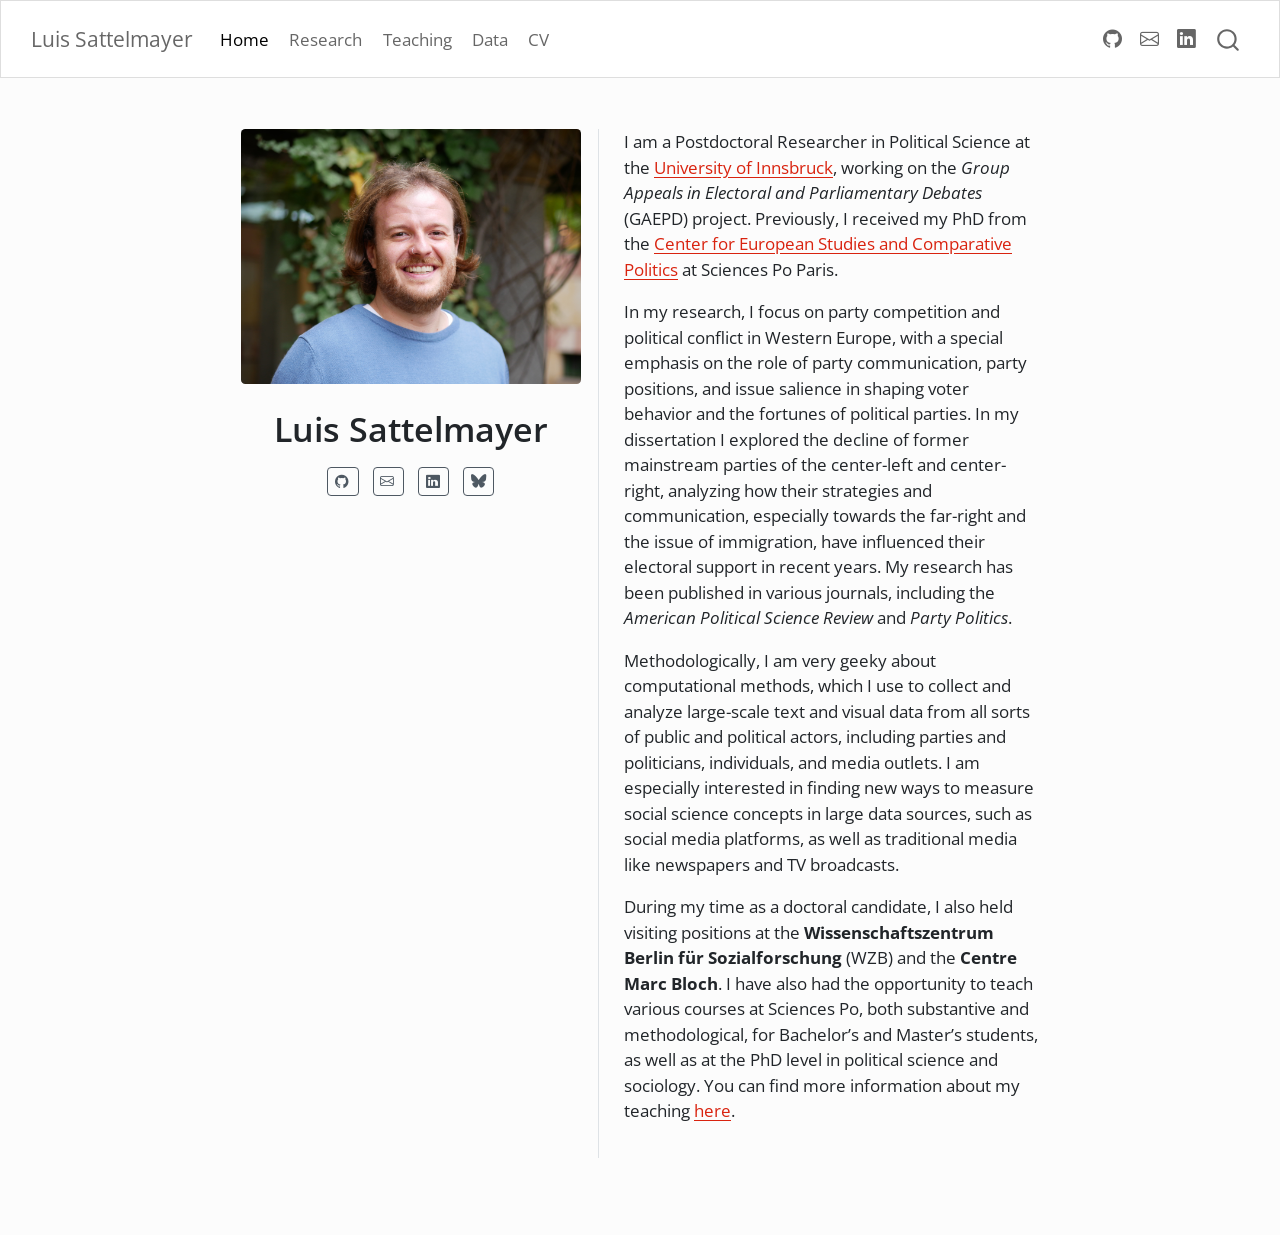
<file: index.html>
<!DOCTYPE html>
<html xmlns="http://www.w3.org/1999/xhtml" lang="en" xml:lang="en"><head>

<meta charset="utf-8">
<meta name="generator" content="quarto-1.9.37">

<meta name="viewport" content="width=device-width, initial-scale=1.0, user-scalable=yes">


<title>Luis Sattelmayer</title>
<style>
/* Default styles provided by pandoc.
** See https://pandoc.org/MANUAL.html#variables-for-html for config info.
*/
code{white-space: pre-wrap;}
span.smallcaps{font-variant: small-caps;}
div.columns{display: flex; gap: min(4vw, 1.5em);}
div.column{flex: auto; overflow-x: auto;}
div.hanging-indent{margin-left: 1.5em; text-indent: -1.5em;}
ul.task-list{list-style: none;}
ul.task-list li input[type="checkbox"] {
  width: 0.8em;
  margin: 0 0.8em 0.2em -1em; /* quarto-specific, see https://github.com/quarto-dev/quarto-cli/issues/4556 */ 
  vertical-align: middle;
}
</style>


<script src="site_libs/quarto-nav/quarto-nav.js"></script>
<script src="site_libs/quarto-nav/headroom.min.js"></script>
<script src="site_libs/clipboard/clipboard.min.js"></script>
<script src="site_libs/quarto-search/autocomplete.umd.js"></script>
<script src="site_libs/quarto-search/fuse.min.js"></script>
<script src="site_libs/quarto-search/quarto-search.js"></script>
<meta name="quarto:offset" content="./">
<script src="site_libs/quarto-html/quarto.js" type="module"></script>
<script src="site_libs/quarto-html/tabsets/tabsets.js" type="module"></script>
<script src="site_libs/quarto-html/popper.min.js"></script>
<script src="site_libs/quarto-html/tippy.umd.min.js"></script>
<link href="site_libs/quarto-html/tippy.css" rel="stylesheet">
<link href="site_libs/quarto-html/quarto-syntax-highlighting-7f8f88aac4f3542376d5c11b86a4c14d.css" rel="stylesheet" id="quarto-text-highlighting-styles">
<script src="site_libs/bootstrap/bootstrap.min.js"></script>
<link href="site_libs/bootstrap/bootstrap-icons.css" rel="stylesheet">
<link href="site_libs/bootstrap/bootstrap-6ec840b0bba7ebbecc6939516f9f53fd.min.css" rel="stylesheet" append-hash="true" id="quarto-bootstrap" data-mode="light">
<link href="site_libs/quarto-contrib/fontawesome6-1.2.0/all.min.css" rel="stylesheet">
<link href="site_libs/quarto-contrib/fontawesome6-1.2.0/latex-fontsize.css" rel="stylesheet">
<script id="quarto-search-options" type="application/json">{
  "location": "navbar",
  "copy-button": false,
  "collapse-after": 3,
  "panel-placement": "end",
  "type": "overlay",
  "limit": 50,
  "keyboard-shortcut": [
    "f",
    "/",
    "s"
  ],
  "show-item-context": false,
  "language": {
    "search-no-results-text": "No results",
    "search-matching-documents-text": "matching documents",
    "search-copy-link-title": "Copy link to search",
    "search-hide-matches-text": "Hide additional matches",
    "search-more-match-text": "more match in this document",
    "search-more-matches-text": "more matches in this document",
    "search-clear-button-title": "Clear",
    "search-text-placeholder": "",
    "search-detached-cancel-button-title": "Cancel",
    "search-submit-button-title": "Submit",
    "search-label": "Search"
  }
}</script>
<meta name="description" content="Luis Sattelmayer, postdoctoral researcher in political science at the University of Innsbruck. Party competition, far-right parties, immigration, and computational text analysis.">
<meta name="google-site-verification" content="google8bdaae59e2cea657">
<meta name="google-site-verification" content="nT0SX1PlQLGWz-Q1XWn1nyNICGJGAFfllGEKpKLMyow">
<script type="application/ld+json">
{
  "@context": "https://schema.org",
  "@type": "Person",
  "name": "Luis Sattelmayer",
  "url": "https://luissattelmayer.github.io/website/",
  "jobTitle": "Postdoctoral Researcher in Political Science",
  "affiliation": {"@type": "Organization", "name": "University of Innsbruck"},
  "alumniOf": {"@type": "Organization", "name": "Sciences Po"},
  "sameAs": [
    "https://github.com/luissattelmayer",
    "https://www.linkedin.com/in/luis-sattelmayer-8a293722b/",
    "https://bsky.app/profile/luissattelmayer.bsky.social",
    "https://scholar.google.com/citations?user=JdLJOOMAAAAJ",
    "https://huggingface.co/luissattelmayer"
  ]
}
</script>


<link rel="stylesheet" href="styles.css">
<meta property="og:title" content="Luis Sattelmayer">
<meta property="og:description" content="Luis Sattelmayer, postdoctoral researcher in political science at the University of Innsbruck. Party competition, far-right parties, immigration, and computational text analysis.">
<meta property="og:image" content="https://luissattelmayer.github.io/website/photo_luis.JPG">
<meta property="og:site_name" content="Luis Sattelmayer">
</head>

<body class="nav-fixed fullcontent quarto-light">

<div id="quarto-search-results"></div>
  <header id="quarto-header" class="headroom fixed-top">
    <nav class="navbar navbar-expand-lg " data-bs-theme="dark">
      <div class="navbar-container container-fluid">
      <div class="navbar-brand-container mx-auto">
    <a class="navbar-brand" href="./index.html">
    <span class="navbar-title">Luis Sattelmayer</span>
    </a>
  </div>
            <div id="quarto-search" class="" title="Search"></div>
          <button class="navbar-toggler" type="button" data-bs-toggle="collapse" data-bs-target="#navbarCollapse" aria-controls="navbarCollapse" role="menu" aria-expanded="false" aria-label="Toggle navigation" onclick="if (window.quartoToggleHeadroom) { window.quartoToggleHeadroom(); }">
  <span class="navbar-toggler-icon"></span>
</button>
          <div class="collapse navbar-collapse" id="navbarCollapse">
            <ul class="navbar-nav navbar-nav-scroll me-auto">
  <li class="nav-item">
    <a class="nav-link active" href="./index.html" aria-current="page"> 
<span class="menu-text">Home</span></a>
  </li>  
  <li class="nav-item">
    <a class="nav-link" href="./research.html"> 
<span class="menu-text">Research</span></a>
  </li>  
  <li class="nav-item">
    <a class="nav-link" href="./teaching.html"> 
<span class="menu-text">Teaching</span></a>
  </li>  
  <li class="nav-item">
    <a class="nav-link" href="./data.html"> 
<span class="menu-text">Data</span></a>
  </li>  
  <li class="nav-item">
    <a class="nav-link" href="./documents/CV_Luis_Sattelmayer.pdf"> 
<span class="menu-text">CV</span></a>
  </li>  
</ul>
            <ul class="navbar-nav navbar-nav-scroll ms-auto">
  <li class="nav-item compact">
    <a class="nav-link" href="https://github.com/luissattelmayer"> <i class="bi bi-github" role="img">
</i> 
<span class="menu-text"></span></a>
  </li>  
  <li class="nav-item compact">
    <a class="nav-link" href="mailto:luis.sattelmayer@sciencespo.fr"> <i class="bi bi-envelope" role="img">
</i> 
<span class="menu-text"></span></a>
  </li>  
  <li class="nav-item compact">
    <a class="nav-link" href="https://www.linkedin.com/in/luis-sattelmayer-8a293722b/"> <i class="bi bi-linkedin" role="img">
</i> 
<span class="menu-text"></span></a>
  </li>  
</ul>
          </div> <!-- /navcollapse -->
            <div class="quarto-navbar-tools">
</div>
      </div> <!-- /container-fluid -->
    </nav>
</header>
<!-- content -->
<div id="quarto-content" class="quarto-container page-columns page-rows-contents page-layout-article page-navbar">
<!-- sidebar -->
<!-- margin-sidebar -->
    
<!-- main -->
<div class="quarto-about-trestles">
  <div class="about-entity">
    <img src="photo_luis.JPG" class="about-image
  rounded " style="width: 20em;">
<header id="title-block-header" class="quarto-title-block default">
<div class="quarto-title">
<h1 class="title">Luis Sattelmayer</h1>
</div>
<div class="quarto-title-meta">
  </div>
</header>
    <div class="about-links">
  <a href="https://github.com/luissattelmayer" class="about-link" rel="" target="">
    <i class="bi bi-github"></i>
     <span class="about-link-text"></span>
  </a>
  <a href="/luis.sattelmayer@sciencespo.fr" class="about-link" rel="" target="">
    <i class="bi bi-envelope"></i>
     <span class="about-link-text"></span>
  </a>
  <a href="https://www.linkedin.com/in/luis-sattelmayer-8a293722b/" class="about-link" rel="" target="">
    <i class="bi bi-linkedin"></i>
     <span class="about-link-text"></span>
  </a>
  <a href="https://bsky.app/profile/luissattelmayer.bsky.social" class="about-link" rel="" target="">
     <span class="about-link-text"><i class="fa-brands fa-bluesky" aria-label="bluesky"></i></span>
  </a>
</div>
  </div>
  <div class="about-contents"><main class="content" id="quarto-document-content">
<p>I am a Postdoctoral Researcher in Political Science at the <a href="https://www.uibk.ac.at/de/politikwissenschaft/">University of Innsbruck</a>, working on the <em>Group Appeals in Electoral and Parliamentary Debates</em> (GAEPD) project. Previously, I received my PhD from the <a href="https://www.sciencespo.fr/centre-etudes-europeennes/en/">Center for European Studies and Comparative Politics</a> at Sciences Po Paris.</p>
<p>In my research, I focus on party competition and political conflict in Western Europe, with a special emphasis on the role of party communication, party positions, and issue salience in shaping voter behavior and the fortunes of political parties. In my dissertation I explored the decline of former mainstream parties of the center-left and center-right, analyzing how their strategies and communication, especially towards the far-right and the issue of immigration, have influenced their electoral support in recent years. My research has been published in various journals, including the <em>American Political Science Review</em> and <em>Party Politics</em>.</p>
<p>Methodologically, I am very geeky about computational methods, which I use to collect and analyze large-scale text and visual data from all sorts of public and political actors, including parties and politicians, individuals, and media outlets. I am especially interested in finding new ways to measure social science concepts in large data sources, such as social media platforms, as well as traditional media like newspapers and TV broadcasts.</p>
<p>During my time as a doctoral candidate, I also held visiting positions at the <strong>Wissenschaftszentrum Berlin für Sozialforschung</strong> (WZB) and the <strong>Centre Marc Bloch</strong>. I have also had the opportunity to teach various courses at Sciences Po, both substantive and methodological, for Bachelor’s and Master’s students, as well as at the PhD level in political science and sociology. You can find more information about my teaching <a href="./teaching.html">here</a>.</p>


</main></div>
</div>
 <!-- /main -->
<script id="quarto-html-after-body" type="application/javascript">
  window.document.addEventListener("DOMContentLoaded", function (event) {
    const isCodeAnnotation = (el) => {
      for (const clz of el.classList) {
        if (clz.startsWith('code-annotation-')) {                     
          return true;
        }
      }
      return false;
    }
    const onCopySuccess = function(e) {
      // button target
      const button = e.trigger;
      // don't keep focus
      button.blur();
      // flash "checked"
      button.classList.add('code-copy-button-checked');
      var currentTitle = button.getAttribute("title");
      button.setAttribute("title", "Copied!");
      let tooltip;
      if (window.bootstrap) {
        button.setAttribute("data-bs-toggle", "tooltip");
        button.setAttribute("data-bs-placement", "left");
        button.setAttribute("data-bs-title", "Copied!");
        tooltip = new bootstrap.Tooltip(button, 
          { trigger: "manual", 
            customClass: "code-copy-button-tooltip",
            offset: [0, -8]});
        tooltip.show();    
      }
      setTimeout(function() {
        if (tooltip) {
          tooltip.hide();
          button.removeAttribute("data-bs-title");
          button.removeAttribute("data-bs-toggle");
          button.removeAttribute("data-bs-placement");
        }
        button.setAttribute("title", currentTitle);
        button.classList.remove('code-copy-button-checked');
      }, 1000);
      // clear code selection
      e.clearSelection();
    }
    const getTextToCopy = function(trigger) {
      const outerScaffold = trigger.parentElement.cloneNode(true);
      const codeEl = outerScaffold.querySelector('code');
      for (const childEl of codeEl.children) {
        if (isCodeAnnotation(childEl)) {
          childEl.remove();
        }
      }
      return codeEl.innerText;
    }
    const clipboard = new window.ClipboardJS('.code-copy-button:not([data-in-quarto-modal])', {
      text: getTextToCopy
    });
    clipboard.on('success', onCopySuccess);
    if (window.document.getElementById('quarto-embedded-source-code-modal')) {
      const clipboardModal = new window.ClipboardJS('.code-copy-button[data-in-quarto-modal]', {
        text: getTextToCopy,
        container: window.document.getElementById('quarto-embedded-source-code-modal')
      });
      clipboardModal.on('success', onCopySuccess);
    }
      var localhostRegex = new RegExp(/^(?:http|https):\/\/localhost\:?[0-9]*\//);
      var mailtoRegex = new RegExp(/^mailto:/);
        var filterRegex = new RegExp("https:\/\/luissattelmayer\.github\.io\/website\/");
      var isInternal = (href) => {
          return filterRegex.test(href) || localhostRegex.test(href) || mailtoRegex.test(href);
      }
      // Inspect non-navigation links and adorn them if external
     var links = window.document.querySelectorAll('a[href]:not(.nav-link):not(.navbar-brand):not(.toc-action):not(.sidebar-link):not(.sidebar-item-toggle):not(.pagination-link):not(.no-external):not([aria-hidden]):not(.dropdown-item):not(.quarto-navigation-tool):not(.about-link)');
      for (var i=0; i<links.length; i++) {
        const link = links[i];
        if (!isInternal(link.href)) {
          // undo the damage that might have been done by quarto-nav.js in the case of
          // links that we want to consider external
          if (link.dataset.originalHref !== undefined) {
            link.href = link.dataset.originalHref;
          }
        }
      }
    function tippyHover(el, contentFn, onTriggerFn, onUntriggerFn) {
      const config = {
        allowHTML: true,
        maxWidth: 500,
        delay: 100,
        arrow: false,
        appendTo: function(el) {
            return el.parentElement;
        },
        interactive: true,
        interactiveBorder: 10,
        theme: 'quarto',
        placement: 'bottom-start',
      };
      if (contentFn) {
        config.content = contentFn;
      }
      if (onTriggerFn) {
        config.onTrigger = onTriggerFn;
      }
      if (onUntriggerFn) {
        config.onUntrigger = onUntriggerFn;
      }
      window.tippy(el, config); 
    }
    const noterefs = window.document.querySelectorAll('a[role="doc-noteref"]');
    for (var i=0; i<noterefs.length; i++) {
      const ref = noterefs[i];
      tippyHover(ref, function() {
        // use id or data attribute instead here
        let href = ref.getAttribute('data-footnote-href') || ref.getAttribute('href');
        try { href = new URL(href).hash; } catch {}
        const id = href.replace(/^#\/?/, "");
        const note = window.document.getElementById(id);
        if (note) {
          return note.innerHTML;
        } else {
          return "";
        }
      });
    }
    const xrefs = window.document.querySelectorAll('a.quarto-xref');
    const processXRef = (id, note) => {
      // Strip column container classes
      const stripColumnClz = (el) => {
        el.classList.remove("page-full", "page-columns");
        if (el.children) {
          for (const child of el.children) {
            stripColumnClz(child);
          }
        }
      }
      stripColumnClz(note)
      if (id === null || id.startsWith('sec-')) {
        // Special case sections, only their first couple elements
        const container = document.createElement("div");
        if (note.children && note.children.length > 2) {
          container.appendChild(note.children[0].cloneNode(true));
          for (let i = 1; i < note.children.length; i++) {
            const child = note.children[i];
            if (child.tagName === "P" && child.innerText === "") {
              continue;
            } else {
              container.appendChild(child.cloneNode(true));
              break;
            }
          }
          if (window.Quarto?.typesetMath) {
            window.Quarto.typesetMath(container);
          }
          return container.innerHTML
        } else {
          if (window.Quarto?.typesetMath) {
            window.Quarto.typesetMath(note);
          }
          return note.innerHTML;
        }
      } else {
        // Remove any anchor links if they are present
        const anchorLink = note.querySelector('a.anchorjs-link');
        if (anchorLink) {
          anchorLink.remove();
        }
        if (window.Quarto?.typesetMath) {
          window.Quarto.typesetMath(note);
        }
        if (note.classList.contains("callout")) {
          return note.outerHTML;
        } else {
          return note.innerHTML;
        }
      }
    }
    for (var i=0; i<xrefs.length; i++) {
      const xref = xrefs[i];
      tippyHover(xref, undefined, function(instance) {
        instance.disable();
        let url = xref.getAttribute('href');
        let hash = undefined; 
        if (url.startsWith('#')) {
          hash = url;
        } else {
          try { hash = new URL(url).hash; } catch {}
        }
        if (hash) {
          const id = hash.replace(/^#\/?/, "");
          const note = window.document.getElementById(id);
          if (note !== null) {
            try {
              const html = processXRef(id, note.cloneNode(true));
              instance.setContent(html);
            } finally {
              instance.enable();
              instance.show();
            }
          } else {
            // See if we can fetch this
            fetch(url.split('#')[0])
            .then(res => res.text())
            .then(html => {
              const parser = new DOMParser();
              const htmlDoc = parser.parseFromString(html, "text/html");
              const note = htmlDoc.getElementById(id);
              if (note !== null) {
                const html = processXRef(id, note);
                instance.setContent(html);
              } 
            }).finally(() => {
              instance.enable();
              instance.show();
            });
          }
        } else {
          // See if we can fetch a full url (with no hash to target)
          // This is a special case and we should probably do some content thinning / targeting
          fetch(url)
          .then(res => res.text())
          .then(html => {
            const parser = new DOMParser();
            const htmlDoc = parser.parseFromString(html, "text/html");
            const note = htmlDoc.querySelector('main.content');
            if (note !== null) {
              // This should only happen for chapter cross references
              // (since there is no id in the URL)
              // remove the first header
              if (note.children.length > 0 && note.children[0].tagName === "HEADER") {
                note.children[0].remove();
              }
              const html = processXRef(null, note);
              instance.setContent(html);
            } 
          }).finally(() => {
            instance.enable();
            instance.show();
          });
        }
      }, function(instance) {
      });
    }
        let selectedAnnoteEl;
        const selectorForAnnotation = ( cell, annotation) => {
          let cellAttr = 'data-code-cell="' + cell + '"';
          let lineAttr = 'data-code-annotation="' +  annotation + '"';
          const selector = 'span[' + cellAttr + '][' + lineAttr + ']';
          return selector;
        }
        const selectCodeLines = (annoteEl) => {
          const doc = window.document;
          const targetCell = annoteEl.getAttribute("data-target-cell");
          const targetAnnotation = annoteEl.getAttribute("data-target-annotation");
          const annoteSpan = window.document.querySelector(selectorForAnnotation(targetCell, targetAnnotation));
          const lines = annoteSpan.getAttribute("data-code-lines").split(",");
          const lineIds = lines.map((line) => {
            return targetCell + "-" + line;
          })
          let top = null;
          let height = null;
          let parent = null;
          if (lineIds.length > 0) {
              //compute the position of the single el (top and bottom and make a div)
              const el = window.document.getElementById(lineIds[0]);
              top = el.offsetTop;
              height = el.offsetHeight;
              parent = el.parentElement.parentElement;
            if (lineIds.length > 1) {
              const lastEl = window.document.getElementById(lineIds[lineIds.length - 1]);
              const bottom = lastEl.offsetTop + lastEl.offsetHeight;
              height = bottom - top;
            }
            if (top !== null && height !== null && parent !== null) {
              // cook up a div (if necessary) and position it 
              let div = window.document.getElementById("code-annotation-line-highlight");
              if (div === null) {
                div = window.document.createElement("div");
                div.setAttribute("id", "code-annotation-line-highlight");
                div.style.position = 'absolute';
                parent.appendChild(div);
              }
              div.style.top = top - 2 + "px";
              div.style.height = height + 4 + "px";
              div.style.left = 0;
              let gutterDiv = window.document.getElementById("code-annotation-line-highlight-gutter");
              if (gutterDiv === null) {
                gutterDiv = window.document.createElement("div");
                gutterDiv.setAttribute("id", "code-annotation-line-highlight-gutter");
                gutterDiv.style.position = 'absolute';
                const codeCell = window.document.getElementById(targetCell);
                const gutter = codeCell.querySelector('.code-annotation-gutter');
                gutter.appendChild(gutterDiv);
              }
              gutterDiv.style.top = top - 2 + "px";
              gutterDiv.style.height = height + 4 + "px";
            }
            selectedAnnoteEl = annoteEl;
          }
        };
        const unselectCodeLines = () => {
          const elementsIds = ["code-annotation-line-highlight", "code-annotation-line-highlight-gutter"];
          elementsIds.forEach((elId) => {
            const div = window.document.getElementById(elId);
            if (div) {
              div.remove();
            }
          });
          selectedAnnoteEl = undefined;
        };
          // Handle positioning of the toggle
      window.addEventListener(
        "resize",
        throttle(() => {
          elRect = undefined;
          if (selectedAnnoteEl) {
            selectCodeLines(selectedAnnoteEl);
          }
        }, 10)
      );
      function throttle(fn, ms) {
      let throttle = false;
      let timer;
        return (...args) => {
          if(!throttle) { // first call gets through
              fn.apply(this, args);
              throttle = true;
          } else { // all the others get throttled
              if(timer) clearTimeout(timer); // cancel #2
              timer = setTimeout(() => {
                fn.apply(this, args);
                timer = throttle = false;
              }, ms);
          }
        };
      }
        // Attach click handler to the DT
        const annoteDls = window.document.querySelectorAll('dt[data-target-cell]');
        for (const annoteDlNode of annoteDls) {
          annoteDlNode.addEventListener('click', (event) => {
            const clickedEl = event.target;
            if (clickedEl !== selectedAnnoteEl) {
              unselectCodeLines();
              const activeEl = window.document.querySelector('dt[data-target-cell].code-annotation-active');
              if (activeEl) {
                activeEl.classList.remove('code-annotation-active');
              }
              selectCodeLines(clickedEl);
              clickedEl.classList.add('code-annotation-active');
            } else {
              // Unselect the line
              unselectCodeLines();
              clickedEl.classList.remove('code-annotation-active');
            }
          });
        }
    const findCites = (el) => {
      const parentEl = el.parentElement;
      if (parentEl) {
        const cites = parentEl.dataset.cites;
        if (cites) {
          return {
            el,
            cites: cites.split(' ')
          };
        } else {
          return findCites(el.parentElement)
        }
      } else {
        return undefined;
      }
    };
    var bibliorefs = window.document.querySelectorAll('a[role="doc-biblioref"]');
    for (var i=0; i<bibliorefs.length; i++) {
      const ref = bibliorefs[i];
      const citeInfo = findCites(ref);
      if (citeInfo) {
        tippyHover(citeInfo.el, function() {
          var popup = window.document.createElement('div');
          citeInfo.cites.forEach(function(cite) {
            var citeDiv = window.document.createElement('div');
            citeDiv.classList.add('hanging-indent');
            citeDiv.classList.add('csl-entry');
            var biblioDiv = window.document.getElementById('ref-' + cite);
            if (biblioDiv) {
              citeDiv.innerHTML = biblioDiv.innerHTML;
            }
            popup.appendChild(citeDiv);
          });
          return popup.innerHTML;
        });
      }
    }
  });
  </script>
</div> <!-- /content -->




</body></html>
</file>
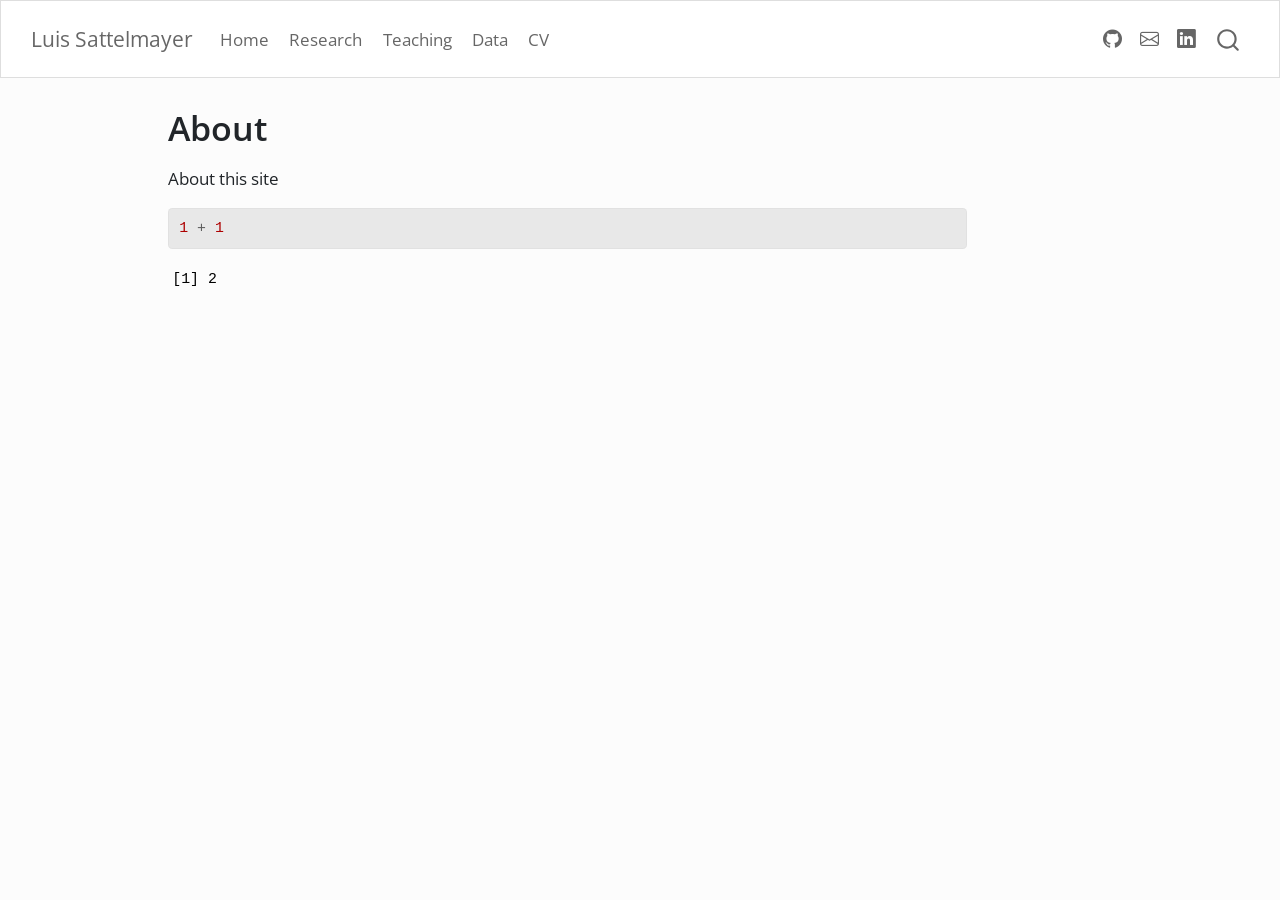
<file: about.html>
<!DOCTYPE html>
<html xmlns="http://www.w3.org/1999/xhtml" lang="en" xml:lang="en"><head>

<meta charset="utf-8">
<meta name="generator" content="quarto-1.9.37">

<meta name="viewport" content="width=device-width, initial-scale=1.0, user-scalable=yes">


<title>About – Luis Sattelmayer</title>
<style>
/* Default styles provided by pandoc.
** See https://pandoc.org/MANUAL.html#variables-for-html for config info.
*/
code{white-space: pre-wrap;}
span.smallcaps{font-variant: small-caps;}
div.columns{display: flex; gap: min(4vw, 1.5em);}
div.column{flex: auto; overflow-x: auto;}
div.hanging-indent{margin-left: 1.5em; text-indent: -1.5em;}
ul.task-list{list-style: none;}
ul.task-list li input[type="checkbox"] {
  width: 0.8em;
  margin: 0 0.8em 0.2em -1em; /* quarto-specific, see https://github.com/quarto-dev/quarto-cli/issues/4556 */ 
  vertical-align: middle;
}
/* CSS for syntax highlighting */
html { -webkit-text-size-adjust: 100%; }
pre > code.sourceCode { white-space: pre; position: relative; }
pre > code.sourceCode > span { display: inline-block; line-height: 1.25; }
pre > code.sourceCode > span:empty { height: 1.2em; }
.sourceCode { overflow: visible; }
code.sourceCode > span { color: inherit; text-decoration: inherit; }
div.sourceCode { margin: 1em 0; }
pre.sourceCode { margin: 0; }
@media screen {
div.sourceCode { overflow: auto; }
}
@media print {
pre > code.sourceCode { white-space: pre-wrap; }
pre > code.sourceCode > span { text-indent: -5em; padding-left: 5em; }
}
pre.numberSource code
  { counter-reset: source-line 0; }
pre.numberSource code > span
  { position: relative; left: -4em; counter-increment: source-line; }
pre.numberSource code > span > a:first-child::before
  { content: counter(source-line);
    position: relative; left: -1em; text-align: right; vertical-align: baseline;
    border: none; display: inline-block;
    -webkit-touch-callout: none; -webkit-user-select: none;
    -khtml-user-select: none; -moz-user-select: none;
    -ms-user-select: none; user-select: none;
    padding: 0 4px; width: 4em;
  }
pre.numberSource { margin-left: 3em;  padding-left: 4px; }
div.sourceCode
  {   }
@media screen {
pre > code.sourceCode > span > a:first-child::before { text-decoration: underline; }
}
</style>


<script src="site_libs/quarto-nav/quarto-nav.js"></script>
<script src="site_libs/quarto-nav/headroom.min.js"></script>
<script src="site_libs/clipboard/clipboard.min.js"></script>
<script src="site_libs/quarto-search/autocomplete.umd.js"></script>
<script src="site_libs/quarto-search/fuse.min.js"></script>
<script src="site_libs/quarto-search/quarto-search.js"></script>
<meta name="quarto:offset" content="./">
<script src="site_libs/quarto-html/quarto.js" type="module"></script>
<script src="site_libs/quarto-html/tabsets/tabsets.js" type="module"></script>
<script src="site_libs/quarto-html/popper.min.js"></script>
<script src="site_libs/quarto-html/tippy.umd.min.js"></script>
<script src="site_libs/quarto-html/anchor.min.js"></script>
<link href="site_libs/quarto-html/tippy.css" rel="stylesheet">
<link href="site_libs/quarto-html/quarto-syntax-highlighting-7f8f88aac4f3542376d5c11b86a4c14d.css" rel="stylesheet" id="quarto-text-highlighting-styles">
<script src="site_libs/bootstrap/bootstrap.min.js"></script>
<link href="site_libs/bootstrap/bootstrap-icons.css" rel="stylesheet">
<link href="site_libs/bootstrap/bootstrap-6ec840b0bba7ebbecc6939516f9f53fd.min.css" rel="stylesheet" append-hash="true" id="quarto-bootstrap" data-mode="light">
<script id="quarto-search-options" type="application/json">{
  "location": "navbar",
  "copy-button": false,
  "collapse-after": 3,
  "panel-placement": "end",
  "type": "overlay",
  "limit": 50,
  "keyboard-shortcut": [
    "f",
    "/",
    "s"
  ],
  "show-item-context": false,
  "language": {
    "search-no-results-text": "No results",
    "search-matching-documents-text": "matching documents",
    "search-copy-link-title": "Copy link to search",
    "search-hide-matches-text": "Hide additional matches",
    "search-more-match-text": "more match in this document",
    "search-more-matches-text": "more matches in this document",
    "search-clear-button-title": "Clear",
    "search-text-placeholder": "",
    "search-detached-cancel-button-title": "Cancel",
    "search-submit-button-title": "Submit",
    "search-label": "Search"
  }
}</script>
<meta name="description" content="Luis Sattelmayer, postdoctoral researcher in political science at the University of Innsbruck. Party competition, far-right parties, immigration, and computational text analysis.">
<meta name="google-site-verification" content="google8bdaae59e2cea657">
<meta name="google-site-verification" content="nT0SX1PlQLGWz-Q1XWn1nyNICGJGAFfllGEKpKLMyow">
<script type="application/ld+json">
{
  "@context": "https://schema.org",
  "@type": "Person",
  "name": "Luis Sattelmayer",
  "url": "https://luissattelmayer.github.io/website/",
  "jobTitle": "Postdoctoral Researcher in Political Science",
  "affiliation": {"@type": "Organization", "name": "University of Innsbruck"},
  "alumniOf": {"@type": "Organization", "name": "Sciences Po"},
  "sameAs": [
    "https://github.com/luissattelmayer",
    "https://www.linkedin.com/in/luis-sattelmayer-8a293722b/",
    "https://bsky.app/profile/luissattelmayer.bsky.social",
    "https://scholar.google.com/citations?user=JdLJOOMAAAAJ",
    "https://huggingface.co/luissattelmayer"
  ]
}
</script>


<link rel="stylesheet" href="styles.css">
<meta property="og:title" content="About – Luis Sattelmayer">
<meta property="og:description" content="Luis Sattelmayer, postdoctoral researcher in political science at the University of Innsbruck. Party competition, far-right parties, immigration, and computational text analysis.">
<meta property="og:site_name" content="Luis Sattelmayer">
</head>

<body class="nav-fixed quarto-light">

<div id="quarto-search-results"></div>
  <header id="quarto-header" class="headroom fixed-top">
    <nav class="navbar navbar-expand-lg " data-bs-theme="dark">
      <div class="navbar-container container-fluid">
      <div class="navbar-brand-container mx-auto">
    <a class="navbar-brand" href="./index.html">
    <span class="navbar-title">Luis Sattelmayer</span>
    </a>
  </div>
            <div id="quarto-search" class="" title="Search"></div>
          <button class="navbar-toggler" type="button" data-bs-toggle="collapse" data-bs-target="#navbarCollapse" aria-controls="navbarCollapse" role="menu" aria-expanded="false" aria-label="Toggle navigation" onclick="if (window.quartoToggleHeadroom) { window.quartoToggleHeadroom(); }">
  <span class="navbar-toggler-icon"></span>
</button>
          <div class="collapse navbar-collapse" id="navbarCollapse">
            <ul class="navbar-nav navbar-nav-scroll me-auto">
  <li class="nav-item">
    <a class="nav-link" href="./index.html"> 
<span class="menu-text">Home</span></a>
  </li>  
  <li class="nav-item">
    <a class="nav-link" href="./research.html"> 
<span class="menu-text">Research</span></a>
  </li>  
  <li class="nav-item">
    <a class="nav-link" href="./teaching.html"> 
<span class="menu-text">Teaching</span></a>
  </li>  
  <li class="nav-item">
    <a class="nav-link" href="./data.html"> 
<span class="menu-text">Data</span></a>
  </li>  
  <li class="nav-item">
    <a class="nav-link" href="./documents/CV_Luis_Sattelmayer.pdf"> 
<span class="menu-text">CV</span></a>
  </li>  
</ul>
            <ul class="navbar-nav navbar-nav-scroll ms-auto">
  <li class="nav-item compact">
    <a class="nav-link" href="https://github.com/luissattelmayer"> <i class="bi bi-github" role="img">
</i> 
<span class="menu-text"></span></a>
  </li>  
  <li class="nav-item compact">
    <a class="nav-link" href="mailto:luis.sattelmayer@sciencespo.fr"> <i class="bi bi-envelope" role="img">
</i> 
<span class="menu-text"></span></a>
  </li>  
  <li class="nav-item compact">
    <a class="nav-link" href="https://www.linkedin.com/in/luis-sattelmayer-8a293722b/"> <i class="bi bi-linkedin" role="img">
</i> 
<span class="menu-text"></span></a>
  </li>  
</ul>
          </div> <!-- /navcollapse -->
            <div class="quarto-navbar-tools">
</div>
      </div> <!-- /container-fluid -->
    </nav>
</header>
<!-- content -->
<div id="quarto-content" class="quarto-container page-columns page-rows-contents page-layout-article page-navbar">
<!-- sidebar -->
<!-- margin-sidebar -->
    <div id="quarto-margin-sidebar" class="sidebar margin-sidebar zindex-bottom">
        
    </div>
<!-- main -->
<main class="content" id="quarto-document-content">

<header id="title-block-header" class="quarto-title-block default">
<div class="quarto-title">
<h1 class="title">About</h1>
</div>



<div class="quarto-title-meta">

    
  
    
  </div>
  


</header>


<p>About this site</p>
<div class="cell">
<div class="code-copy-outer-scaffold"><div class="sourceCode cell-code" id="cb1"><pre class="sourceCode r code-with-copy"><code class="sourceCode r"><span id="cb1-1"><a href="#cb1-1" aria-hidden="true" tabindex="-1"></a><span class="dv">1</span> <span class="sc">+</span> <span class="dv">1</span></span></code></pre></div><button title="Copy to Clipboard" class="code-copy-button"><i class="bi"></i></button></div>
<div class="cell-output cell-output-stdout">
<pre><code>[1] 2</code></pre>
</div>
</div>



</main> <!-- /main -->
<script id="quarto-html-after-body" type="application/javascript">
  window.document.addEventListener("DOMContentLoaded", function (event) {
    const icon = "";
    const anchorJS = new window.AnchorJS();
    anchorJS.options = {
      placement: 'right',
      icon: icon
    };
    anchorJS.add('.anchored');
    const isCodeAnnotation = (el) => {
      for (const clz of el.classList) {
        if (clz.startsWith('code-annotation-')) {                     
          return true;
        }
      }
      return false;
    }
    const onCopySuccess = function(e) {
      // button target
      const button = e.trigger;
      // don't keep focus
      button.blur();
      // flash "checked"
      button.classList.add('code-copy-button-checked');
      var currentTitle = button.getAttribute("title");
      button.setAttribute("title", "Copied!");
      let tooltip;
      if (window.bootstrap) {
        button.setAttribute("data-bs-toggle", "tooltip");
        button.setAttribute("data-bs-placement", "left");
        button.setAttribute("data-bs-title", "Copied!");
        tooltip = new bootstrap.Tooltip(button, 
          { trigger: "manual", 
            customClass: "code-copy-button-tooltip",
            offset: [0, -8]});
        tooltip.show();    
      }
      setTimeout(function() {
        if (tooltip) {
          tooltip.hide();
          button.removeAttribute("data-bs-title");
          button.removeAttribute("data-bs-toggle");
          button.removeAttribute("data-bs-placement");
        }
        button.setAttribute("title", currentTitle);
        button.classList.remove('code-copy-button-checked');
      }, 1000);
      // clear code selection
      e.clearSelection();
    }
    const getTextToCopy = function(trigger) {
      const outerScaffold = trigger.parentElement.cloneNode(true);
      const codeEl = outerScaffold.querySelector('code');
      for (const childEl of codeEl.children) {
        if (isCodeAnnotation(childEl)) {
          childEl.remove();
        }
      }
      return codeEl.innerText;
    }
    const clipboard = new window.ClipboardJS('.code-copy-button:not([data-in-quarto-modal])', {
      text: getTextToCopy
    });
    clipboard.on('success', onCopySuccess);
    if (window.document.getElementById('quarto-embedded-source-code-modal')) {
      const clipboardModal = new window.ClipboardJS('.code-copy-button[data-in-quarto-modal]', {
        text: getTextToCopy,
        container: window.document.getElementById('quarto-embedded-source-code-modal')
      });
      clipboardModal.on('success', onCopySuccess);
    }
      var localhostRegex = new RegExp(/^(?:http|https):\/\/localhost\:?[0-9]*\//);
      var mailtoRegex = new RegExp(/^mailto:/);
        var filterRegex = new RegExp("https:\/\/luissattelmayer\.github\.io\/website\/");
      var isInternal = (href) => {
          return filterRegex.test(href) || localhostRegex.test(href) || mailtoRegex.test(href);
      }
      // Inspect non-navigation links and adorn them if external
     var links = window.document.querySelectorAll('a[href]:not(.nav-link):not(.navbar-brand):not(.toc-action):not(.sidebar-link):not(.sidebar-item-toggle):not(.pagination-link):not(.no-external):not([aria-hidden]):not(.dropdown-item):not(.quarto-navigation-tool):not(.about-link)');
      for (var i=0; i<links.length; i++) {
        const link = links[i];
        if (!isInternal(link.href)) {
          // undo the damage that might have been done by quarto-nav.js in the case of
          // links that we want to consider external
          if (link.dataset.originalHref !== undefined) {
            link.href = link.dataset.originalHref;
          }
        }
      }
    function tippyHover(el, contentFn, onTriggerFn, onUntriggerFn) {
      const config = {
        allowHTML: true,
        maxWidth: 500,
        delay: 100,
        arrow: false,
        appendTo: function(el) {
            return el.parentElement;
        },
        interactive: true,
        interactiveBorder: 10,
        theme: 'quarto',
        placement: 'bottom-start',
      };
      if (contentFn) {
        config.content = contentFn;
      }
      if (onTriggerFn) {
        config.onTrigger = onTriggerFn;
      }
      if (onUntriggerFn) {
        config.onUntrigger = onUntriggerFn;
      }
      window.tippy(el, config); 
    }
    const noterefs = window.document.querySelectorAll('a[role="doc-noteref"]');
    for (var i=0; i<noterefs.length; i++) {
      const ref = noterefs[i];
      tippyHover(ref, function() {
        // use id or data attribute instead here
        let href = ref.getAttribute('data-footnote-href') || ref.getAttribute('href');
        try { href = new URL(href).hash; } catch {}
        const id = href.replace(/^#\/?/, "");
        const note = window.document.getElementById(id);
        if (note) {
          return note.innerHTML;
        } else {
          return "";
        }
      });
    }
    const xrefs = window.document.querySelectorAll('a.quarto-xref');
    const processXRef = (id, note) => {
      // Strip column container classes
      const stripColumnClz = (el) => {
        el.classList.remove("page-full", "page-columns");
        if (el.children) {
          for (const child of el.children) {
            stripColumnClz(child);
          }
        }
      }
      stripColumnClz(note)
      if (id === null || id.startsWith('sec-')) {
        // Special case sections, only their first couple elements
        const container = document.createElement("div");
        if (note.children && note.children.length > 2) {
          container.appendChild(note.children[0].cloneNode(true));
          for (let i = 1; i < note.children.length; i++) {
            const child = note.children[i];
            if (child.tagName === "P" && child.innerText === "") {
              continue;
            } else {
              container.appendChild(child.cloneNode(true));
              break;
            }
          }
          if (window.Quarto?.typesetMath) {
            window.Quarto.typesetMath(container);
          }
          return container.innerHTML
        } else {
          if (window.Quarto?.typesetMath) {
            window.Quarto.typesetMath(note);
          }
          return note.innerHTML;
        }
      } else {
        // Remove any anchor links if they are present
        const anchorLink = note.querySelector('a.anchorjs-link');
        if (anchorLink) {
          anchorLink.remove();
        }
        if (window.Quarto?.typesetMath) {
          window.Quarto.typesetMath(note);
        }
        if (note.classList.contains("callout")) {
          return note.outerHTML;
        } else {
          return note.innerHTML;
        }
      }
    }
    for (var i=0; i<xrefs.length; i++) {
      const xref = xrefs[i];
      tippyHover(xref, undefined, function(instance) {
        instance.disable();
        let url = xref.getAttribute('href');
        let hash = undefined; 
        if (url.startsWith('#')) {
          hash = url;
        } else {
          try { hash = new URL(url).hash; } catch {}
        }
        if (hash) {
          const id = hash.replace(/^#\/?/, "");
          const note = window.document.getElementById(id);
          if (note !== null) {
            try {
              const html = processXRef(id, note.cloneNode(true));
              instance.setContent(html);
            } finally {
              instance.enable();
              instance.show();
            }
          } else {
            // See if we can fetch this
            fetch(url.split('#')[0])
            .then(res => res.text())
            .then(html => {
              const parser = new DOMParser();
              const htmlDoc = parser.parseFromString(html, "text/html");
              const note = htmlDoc.getElementById(id);
              if (note !== null) {
                const html = processXRef(id, note);
                instance.setContent(html);
              } 
            }).finally(() => {
              instance.enable();
              instance.show();
            });
          }
        } else {
          // See if we can fetch a full url (with no hash to target)
          // This is a special case and we should probably do some content thinning / targeting
          fetch(url)
          .then(res => res.text())
          .then(html => {
            const parser = new DOMParser();
            const htmlDoc = parser.parseFromString(html, "text/html");
            const note = htmlDoc.querySelector('main.content');
            if (note !== null) {
              // This should only happen for chapter cross references
              // (since there is no id in the URL)
              // remove the first header
              if (note.children.length > 0 && note.children[0].tagName === "HEADER") {
                note.children[0].remove();
              }
              const html = processXRef(null, note);
              instance.setContent(html);
            } 
          }).finally(() => {
            instance.enable();
            instance.show();
          });
        }
      }, function(instance) {
      });
    }
        let selectedAnnoteEl;
        const selectorForAnnotation = ( cell, annotation) => {
          let cellAttr = 'data-code-cell="' + cell + '"';
          let lineAttr = 'data-code-annotation="' +  annotation + '"';
          const selector = 'span[' + cellAttr + '][' + lineAttr + ']';
          return selector;
        }
        const selectCodeLines = (annoteEl) => {
          const doc = window.document;
          const targetCell = annoteEl.getAttribute("data-target-cell");
          const targetAnnotation = annoteEl.getAttribute("data-target-annotation");
          const annoteSpan = window.document.querySelector(selectorForAnnotation(targetCell, targetAnnotation));
          const lines = annoteSpan.getAttribute("data-code-lines").split(",");
          const lineIds = lines.map((line) => {
            return targetCell + "-" + line;
          })
          let top = null;
          let height = null;
          let parent = null;
          if (lineIds.length > 0) {
              //compute the position of the single el (top and bottom and make a div)
              const el = window.document.getElementById(lineIds[0]);
              top = el.offsetTop;
              height = el.offsetHeight;
              parent = el.parentElement.parentElement;
            if (lineIds.length > 1) {
              const lastEl = window.document.getElementById(lineIds[lineIds.length - 1]);
              const bottom = lastEl.offsetTop + lastEl.offsetHeight;
              height = bottom - top;
            }
            if (top !== null && height !== null && parent !== null) {
              // cook up a div (if necessary) and position it 
              let div = window.document.getElementById("code-annotation-line-highlight");
              if (div === null) {
                div = window.document.createElement("div");
                div.setAttribute("id", "code-annotation-line-highlight");
                div.style.position = 'absolute';
                parent.appendChild(div);
              }
              div.style.top = top - 2 + "px";
              div.style.height = height + 4 + "px";
              div.style.left = 0;
              let gutterDiv = window.document.getElementById("code-annotation-line-highlight-gutter");
              if (gutterDiv === null) {
                gutterDiv = window.document.createElement("div");
                gutterDiv.setAttribute("id", "code-annotation-line-highlight-gutter");
                gutterDiv.style.position = 'absolute';
                const codeCell = window.document.getElementById(targetCell);
                const gutter = codeCell.querySelector('.code-annotation-gutter');
                gutter.appendChild(gutterDiv);
              }
              gutterDiv.style.top = top - 2 + "px";
              gutterDiv.style.height = height + 4 + "px";
            }
            selectedAnnoteEl = annoteEl;
          }
        };
        const unselectCodeLines = () => {
          const elementsIds = ["code-annotation-line-highlight", "code-annotation-line-highlight-gutter"];
          elementsIds.forEach((elId) => {
            const div = window.document.getElementById(elId);
            if (div) {
              div.remove();
            }
          });
          selectedAnnoteEl = undefined;
        };
          // Handle positioning of the toggle
      window.addEventListener(
        "resize",
        throttle(() => {
          elRect = undefined;
          if (selectedAnnoteEl) {
            selectCodeLines(selectedAnnoteEl);
          }
        }, 10)
      );
      function throttle(fn, ms) {
      let throttle = false;
      let timer;
        return (...args) => {
          if(!throttle) { // first call gets through
              fn.apply(this, args);
              throttle = true;
          } else { // all the others get throttled
              if(timer) clearTimeout(timer); // cancel #2
              timer = setTimeout(() => {
                fn.apply(this, args);
                timer = throttle = false;
              }, ms);
          }
        };
      }
        // Attach click handler to the DT
        const annoteDls = window.document.querySelectorAll('dt[data-target-cell]');
        for (const annoteDlNode of annoteDls) {
          annoteDlNode.addEventListener('click', (event) => {
            const clickedEl = event.target;
            if (clickedEl !== selectedAnnoteEl) {
              unselectCodeLines();
              const activeEl = window.document.querySelector('dt[data-target-cell].code-annotation-active');
              if (activeEl) {
                activeEl.classList.remove('code-annotation-active');
              }
              selectCodeLines(clickedEl);
              clickedEl.classList.add('code-annotation-active');
            } else {
              // Unselect the line
              unselectCodeLines();
              clickedEl.classList.remove('code-annotation-active');
            }
          });
        }
    const findCites = (el) => {
      const parentEl = el.parentElement;
      if (parentEl) {
        const cites = parentEl.dataset.cites;
        if (cites) {
          return {
            el,
            cites: cites.split(' ')
          };
        } else {
          return findCites(el.parentElement)
        }
      } else {
        return undefined;
      }
    };
    var bibliorefs = window.document.querySelectorAll('a[role="doc-biblioref"]');
    for (var i=0; i<bibliorefs.length; i++) {
      const ref = bibliorefs[i];
      const citeInfo = findCites(ref);
      if (citeInfo) {
        tippyHover(citeInfo.el, function() {
          var popup = window.document.createElement('div');
          citeInfo.cites.forEach(function(cite) {
            var citeDiv = window.document.createElement('div');
            citeDiv.classList.add('hanging-indent');
            citeDiv.classList.add('csl-entry');
            var biblioDiv = window.document.getElementById('ref-' + cite);
            if (biblioDiv) {
              citeDiv.innerHTML = biblioDiv.innerHTML;
            }
            popup.appendChild(citeDiv);
          });
          return popup.innerHTML;
        });
      }
    }
  });
  </script>
</div> <!-- /content -->




</body></html>
</file>
<file: site_libs/quarto-html/tippy.css>
.tippy-box[data-animation=fade][data-state=hidden]{opacity:0}[data-tippy-root]{max-width:calc(100vw - 10px)}.tippy-box{position:relative;background-color:#333;color:#fff;border-radius:4px;font-size:14px;line-height:1.4;white-space:normal;outline:0;transition-property:transform,visibility,opacity}.tippy-box[data-placement^=top]>.tippy-arrow{bottom:0}.tippy-box[data-placement^=top]>.tippy-arrow:before{bottom:-7px;left:0;border-width:8px 8px 0;border-top-color:initial;transform-origin:center top}.tippy-box[data-placement^=bottom]>.tippy-arrow{top:0}.tippy-box[data-placement^=bottom]>.tippy-arrow:before{top:-7px;left:0;border-width:0 8px 8px;border-bottom-color:initial;transform-origin:center bottom}.tippy-box[data-placement^=left]>.tippy-arrow{right:0}.tippy-box[data-placement^=left]>.tippy-arrow:before{border-width:8px 0 8px 8px;border-left-color:initial;right:-7px;transform-origin:center left}.tippy-box[data-placement^=right]>.tippy-arrow{left:0}.tippy-box[data-placement^=right]>.tippy-arrow:before{left:-7px;border-width:8px 8px 8px 0;border-right-color:initial;transform-origin:center right}.tippy-box[data-inertia][data-state=visible]{transition-timing-function:cubic-bezier(.54,1.5,.38,1.11)}.tippy-arrow{width:16px;height:16px;color:#333}.tippy-arrow:before{content:"";position:absolute;border-color:transparent;border-style:solid}.tippy-content{position:relative;padding:5px 9px;z-index:1}
</file>
<file: site_libs/quarto-html/quarto-syntax-highlighting-7f8f88aac4f3542376d5c11b86a4c14d.css>
/* quarto syntax highlight colors */
:root {
  --quarto-hl-ot-color: #003B4F;
  --quarto-hl-at-color: #657422;
  --quarto-hl-ss-color: #20794D;
  --quarto-hl-an-color: #5E5E5E;
  --quarto-hl-fu-color: #4758AB;
  --quarto-hl-st-color: #20794D;
  --quarto-hl-cf-color: #003B4F;
  --quarto-hl-op-color: #5E5E5E;
  --quarto-hl-er-color: #AD0000;
  --quarto-hl-bn-color: #AD0000;
  --quarto-hl-al-color: #AD0000;
  --quarto-hl-va-color: #111111;
  --quarto-hl-bu-color: inherit;
  --quarto-hl-ex-color: inherit;
  --quarto-hl-pp-color: #AD0000;
  --quarto-hl-in-color: #5E5E5E;
  --quarto-hl-vs-color: #20794D;
  --quarto-hl-wa-color: #5E5E5E;
  --quarto-hl-do-color: #5E5E5E;
  --quarto-hl-im-color: #00769E;
  --quarto-hl-ch-color: #20794D;
  --quarto-hl-dt-color: #AD0000;
  --quarto-hl-fl-color: #AD0000;
  --quarto-hl-co-color: #5E5E5E;
  --quarto-hl-cv-color: #5E5E5E;
  --quarto-hl-cn-color: #8f5902;
  --quarto-hl-sc-color: #5E5E5E;
  --quarto-hl-dv-color: #AD0000;
  --quarto-hl-kw-color: #003B4F;
}

/* other quarto variables */
:root {
  --quarto-font-monospace: SFMono-Regular, Menlo, Monaco, Consolas, "Liberation Mono", "Courier New", monospace;
}

/* syntax highlight based on Pandoc's rules */
pre > code.sourceCode > span {
  color: #003B4F;
}

code.sourceCode > span {
  color: #003B4F;
}

div.sourceCode,
div.sourceCode pre.sourceCode {
  color: #003B4F;
}

/* Normal */
code span {
  color: #003B4F;
}

/* Alert */
code span.al {
  color: #AD0000;
  font-style: inherit;
}

/* Annotation */
code span.an {
  color: #5E5E5E;
  font-style: inherit;
}

/* Attribute */
code span.at {
  color: #657422;
  font-style: inherit;
}

/* BaseN */
code span.bn {
  color: #AD0000;
  font-style: inherit;
}

/* BuiltIn */
code span.bu {
  font-style: inherit;
}

/* ControlFlow */
code span.cf {
  color: #003B4F;
  font-weight: bold;
  font-style: inherit;
}

/* Char */
code span.ch {
  color: #20794D;
  font-style: inherit;
}

/* Constant */
code span.cn {
  color: #8f5902;
  font-style: inherit;
}

/* Comment */
code span.co {
  color: #5E5E5E;
  font-style: inherit;
}

/* CommentVar */
code span.cv {
  color: #5E5E5E;
  font-style: italic;
}

/* Documentation */
code span.do {
  color: #5E5E5E;
  font-style: italic;
}

/* DataType */
code span.dt {
  color: #AD0000;
  font-style: inherit;
}

/* DecVal */
code span.dv {
  color: #AD0000;
  font-style: inherit;
}

/* Error */
code span.er {
  color: #AD0000;
  font-style: inherit;
}

/* Extension */
code span.ex {
  font-style: inherit;
}

/* Float */
code span.fl {
  color: #AD0000;
  font-style: inherit;
}

/* Function */
code span.fu {
  color: #4758AB;
  font-style: inherit;
}

/* Import */
code span.im {
  color: #00769E;
  font-style: inherit;
}

/* Information */
code span.in {
  color: #5E5E5E;
  font-style: inherit;
}

/* Keyword */
code span.kw {
  color: #003B4F;
  font-weight: bold;
  font-style: inherit;
}

/* Operator */
code span.op {
  color: #5E5E5E;
  font-style: inherit;
}

/* Other */
code span.ot {
  color: #003B4F;
  font-style: inherit;
}

/* Preprocessor */
code span.pp {
  color: #AD0000;
  font-style: inherit;
}

/* SpecialChar */
code span.sc {
  color: #5E5E5E;
  font-style: inherit;
}

/* SpecialString */
code span.ss {
  color: #20794D;
  font-style: inherit;
}

/* String */
code span.st {
  color: #20794D;
  font-style: inherit;
}

/* Variable */
code span.va {
  color: #111111;
  font-style: inherit;
}

/* VerbatimString */
code span.vs {
  color: #20794D;
  font-style: inherit;
}

/* Warning */
code span.wa {
  color: #5E5E5E;
  font-style: italic;
}

.prevent-inlining {
  content: "</";
}

/*# sourceMappingURL=789ad8cd35626ba772517505b42a116e.css.map */
</file>
<file: site_libs/quarto-contrib/fontawesome6-1.2.0/latex-fontsize.css>
.fa-tiny {
  font-size: 0.5em;
}
.fa-scriptsize {
  font-size: 0.7em;
}
.fa-footnotesize {
  font-size: 0.8em;
}
.fa-small {
  font-size: 0.9em;
}
.fa-normalsize {
  font-size: 1em;
}
.fa-large {
  font-size: 1.2em;
}
.fa-Large {
  font-size: 1.5em;
}
.fa-LARGE {
  font-size: 1.75em;
}
.fa-huge {
  font-size: 2em;
}
.fa-Huge {
  font-size: 2.5em;
}
</file>
<file: styles.css>
/* css styles */
</file>
